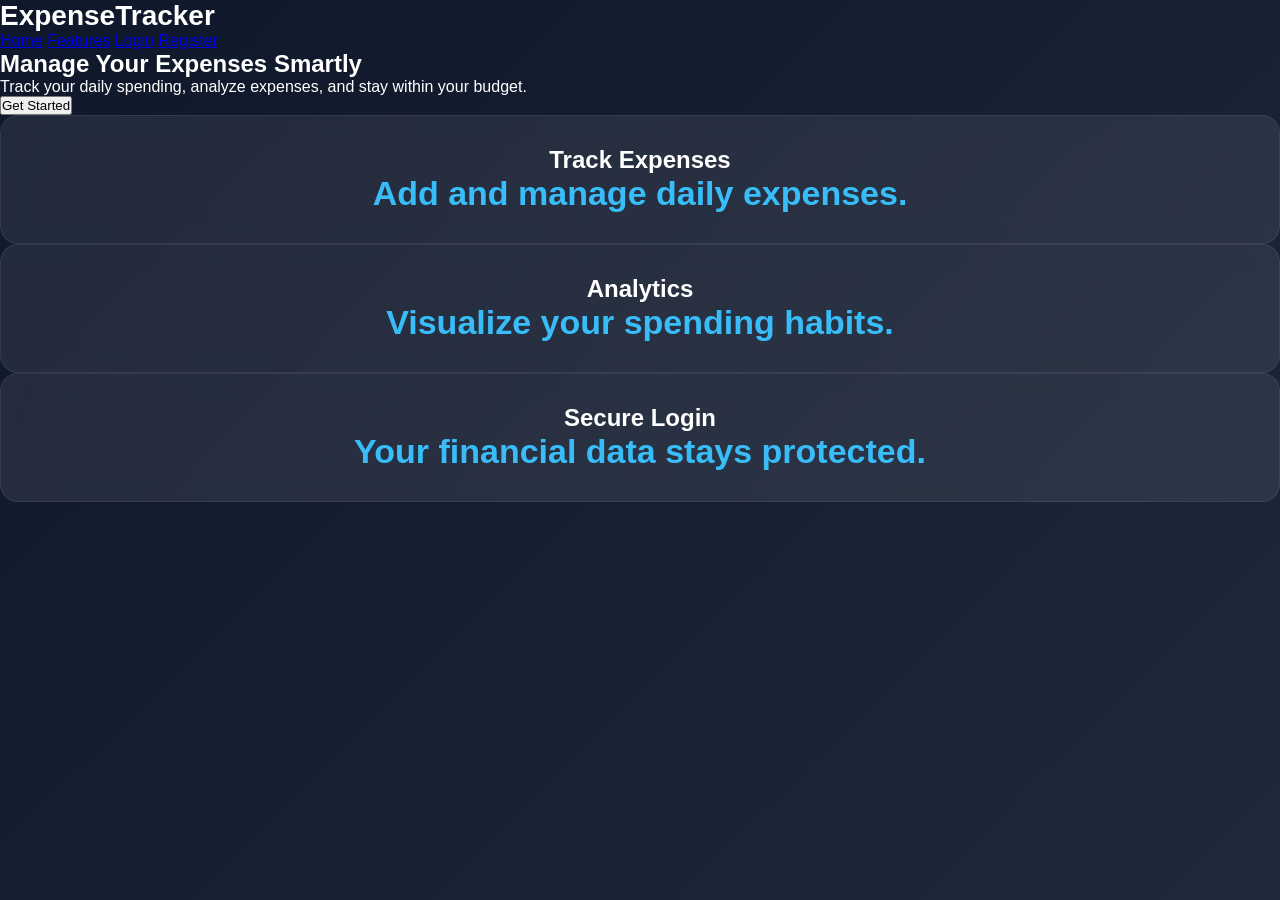
<file: index.html>
<!DOCTYPE html>
<html lang="en">
<head>
    <meta charset="UTF-8">
    <meta name="viewport" content="width=device-width, initial-scale=1.0">
    <title>Expense Tracker Pro</title>
    <link rel="stylesheet" href="style.css">
</head>
<body>

    <nav>
        <div class="logo">ExpenseTracker</div>
        <div class="nav-links">
            <a href="#">Home</a>
            <a href="#">Features</a>
            <a href="login.html">Login</a>
           <a href="register.html">Register</a>
        </div>
    </nav>

    <section class="hero">
        <h1>Manage Your Expenses Smartly</h1>
        <p>
            Track your daily spending, analyze expenses,
            and stay within your budget.
        </p>

        <button>Get Started</button>
    </section>

    <section class="features">
        <div class="card">
            <h2>Track Expenses</h2>
            <p>Add and manage daily expenses.</p>
        </div>

        <div class="card">
            <h2>Analytics</h2>
            <p>Visualize your spending habits.</p>
        </div>

        <div class="card">
            <h2>Secure Login</h2>
            <p>Your financial data stays protected.</p>
        </div>
    </section>

</body>
</html>
</file>
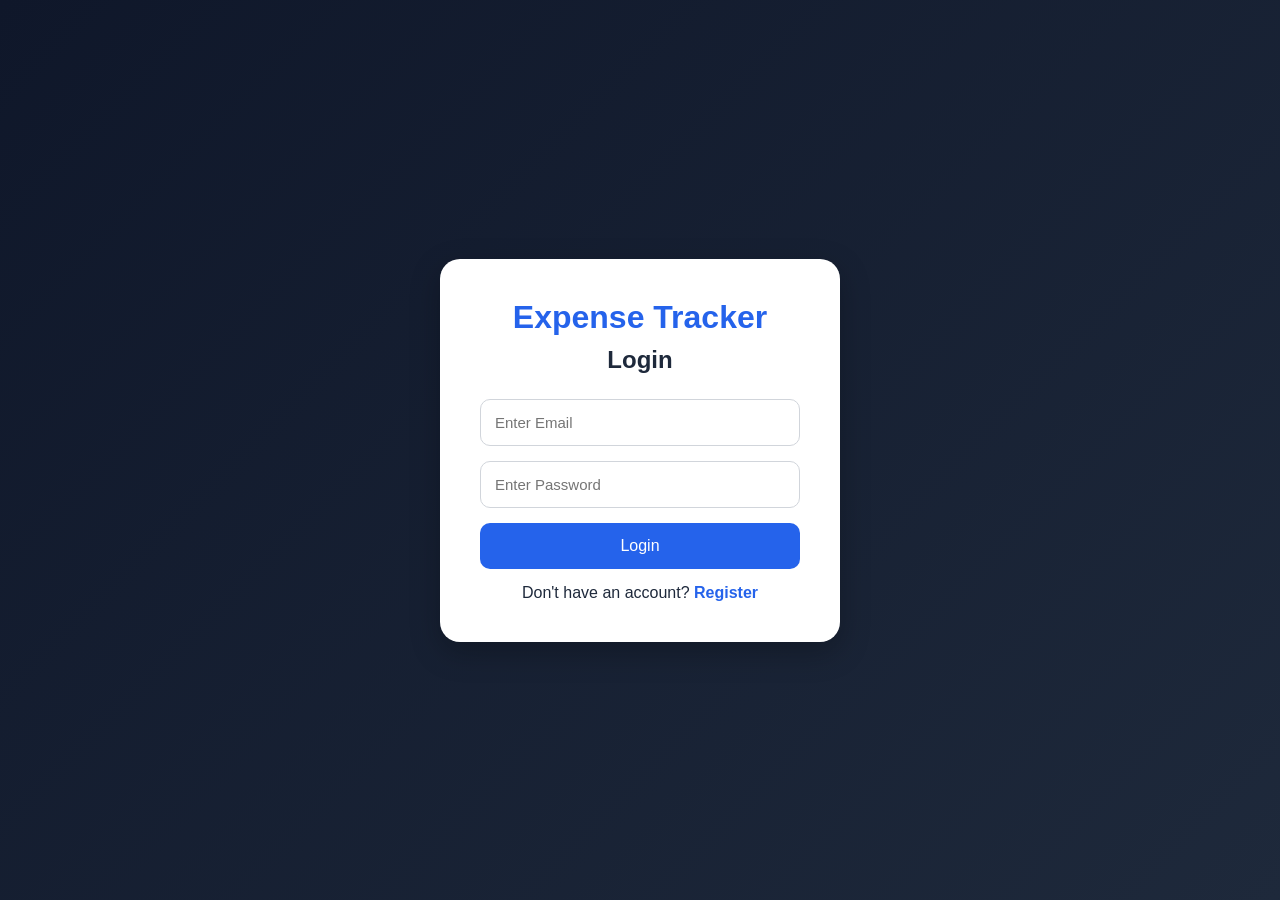
<file: login.html>
<!DOCTYPE html>
<html lang="en">
<head>
    <meta charset="UTF-8">
    <meta name="viewport" content="width=device-width, initial-scale=1.0">
    <title>Login - Expense Tracker</title>
    <link rel="stylesheet" href="style.css">
</head>
<body>

<div class="login-container">

    <div class="login-box">

        <h1>Expense Tracker</h1>

        <h2>Login</h2>

        <form id="loginForm">

            <input
                type="email"
                id="loginEmail"
                placeholder="Enter Email"
                required
            >

            <input
                type="password"
                id="loginPassword"
                placeholder="Enter Password"
                required
            >

            <button type="submit">
                Login
            </button>

        </form>

        <p>
            Don't have an account?
            <a href="register.html">
                Register
            </a>
        </p>

    </div>

</div>

<script src="auth.js"></script>

</body>
</html>
</file>
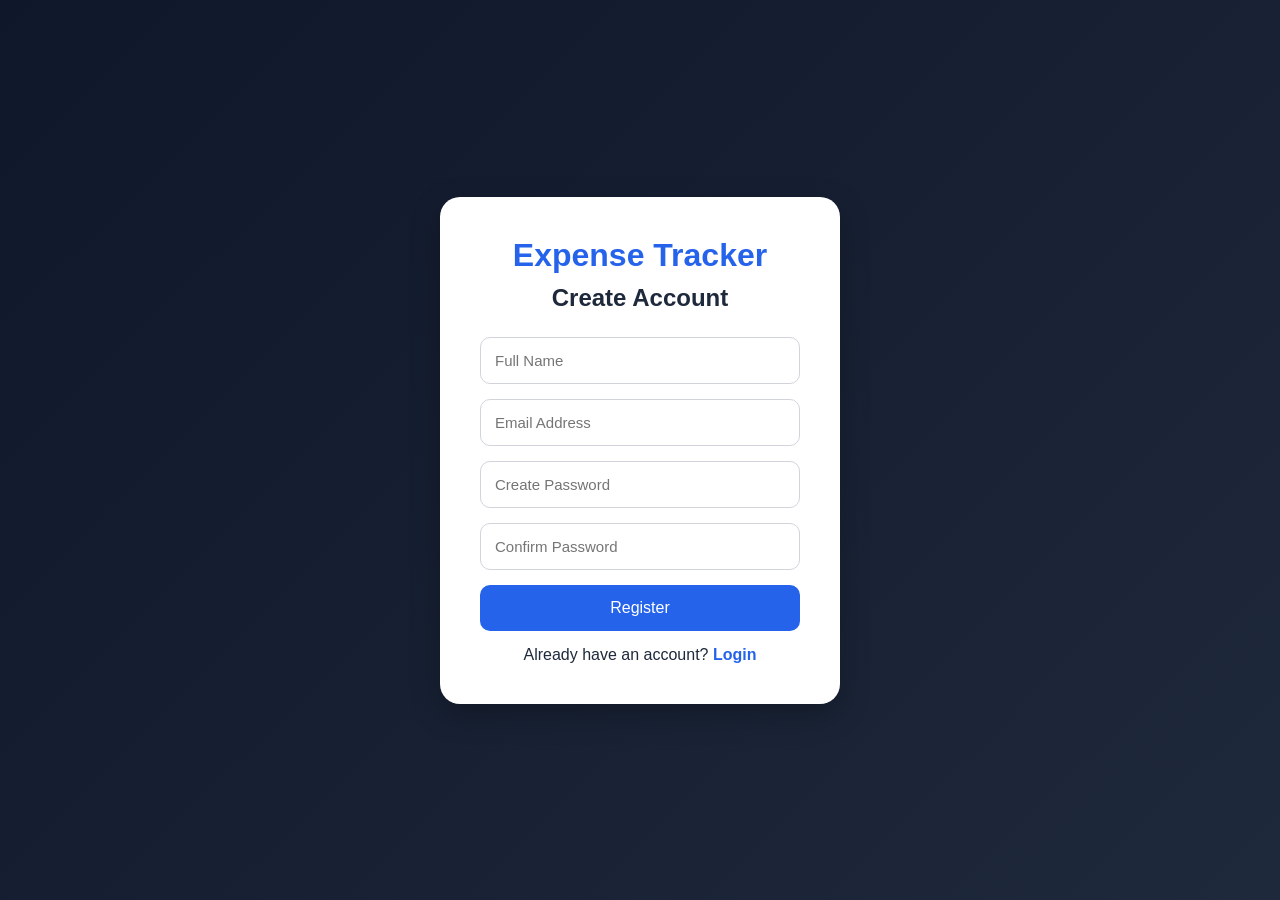
<file: register.html>
<!DOCTYPE html>
<html lang="en">
<head>
    <meta charset="UTF-8">
    <meta name="viewport" content="width=device-width, initial-scale=1.0">
    <title>Register - Expense Tracker</title>
    <link rel="stylesheet" href="style.css">
</head>
<body>

<div class="login-container">

    <div class="login-box">

        <h1>Expense Tracker</h1>

        <h2>Create Account</h2>

        <form id="registerForm">

            <input
                type="text"
                id="fullName"
                placeholder="Full Name"
                required
            >

            <input
                type="email"
                id="email"
                placeholder="Email Address"
                required
            >

            <input
                type="password"
                id="password"
                placeholder="Create Password"
                required
            >

            <input
                type="password"
                id="confirmPassword"
                placeholder="Confirm Password"
                required
            >

            <button type="submit">
                Register
            </button>

        </form>

        <p>
            Already have an account?
            <a href="login.html">
                Login
            </a>
        </p>

    </div>

</div>

<script src="auth.js"></script>

</body>
</html>
</file>
<file: style.css>
*{
    margin:0;
    padding:0;
    box-sizing:border-box;
    font-family:'Segoe UI',sans-serif;
}

body{
    background:linear-gradient(135deg,#0f172a,#1e293b);
    color:white;
    min-height:100vh;
}

/* NAVBAR */

.top-navbar{
    display:flex;
    justify-content:space-between;
    align-items:center;
    padding:20px 40px;
    background:rgba(255,255,255,0.05);
    backdrop-filter:blur(10px);
    border-bottom:1px solid rgba(255,255,255,0.1);
}

.logo{
    font-size:28px;
    font-weight:bold;
}

.user-section{
    display:flex;
    align-items:center;
    gap:15px;
}

#welcomeUser{
    font-size:16px;
    font-weight:600;
}

#logoutBtn{
    background:#ef4444;
    color:white;
    border:none;
    padding:10px 18px;
    border-radius:8px;
    cursor:pointer;
    font-weight:600;
}

#logoutBtn:hover{
    background:#dc2626;
}

/* CONTAINER */

.container{
    width:90%;
    max-width:1400px;
    margin:30px auto;
}

.container h1{
    text-align:center;
    margin-bottom:30px;
    font-size:40px;
}

/* CARDS */

.cards{
    display:grid;
    grid-template-columns:repeat(auto-fit,minmax(250px,1fr));
    gap:20px;
    margin-bottom:25px;
}

.card{
    background:rgba(255,255,255,0.08);
    border:1px solid rgba(255,255,255,0.08);
    border-radius:18px;
    padding:30px;
    text-align:center;
    backdrop-filter:blur(12px);
}

.card h3{
    margin-bottom:15px;
    color:#cbd5e1;
}

.card p{
    font-size:34px;
    font-weight:bold;
    color:#38bdf8;
}

/* FORM */

.expense-form{
    background:rgba(255,255,255,0.08);
    padding:30px;
    border-radius:20px;
    margin-bottom:30px;
}

.expense-form h2{
    margin-bottom:20px;
}

.expense-form input,
.expense-form select{
    width:100%;
    padding:15px;
    margin-bottom:15px;
    border:none;
    border-radius:10px;
    background:rgba(255,255,255,0.1);
    color:white;
    font-size:15px;
}

.expense-form option{
    color:black;
}

#addBtn{
    width:100%;
    padding:15px;
    border:none;
    border-radius:10px;
    background:#2563eb;
    color:white;
    font-size:16px;
    cursor:pointer;
}

#addBtn:hover{
    background:#1d4ed8;
}

/* HISTORY */

.history{
    background:rgba(255,255,255,0.08);
    padding:30px;
    border-radius:20px;
    margin-bottom:30px;
}

.history h2{
    margin-bottom:20px;
}

/* FILTER */

.filter-section{
    display:flex;
    flex-wrap:wrap;
    gap:10px;
    margin-bottom:20px;
}

.filter-section input,
.filter-section select{
    flex:1;
    min-width:220px;
    padding:12px;
    border:none;
    border-radius:10px;
}

#exportBtn{
    background:#16a34a;
    color:white;
    border:none;
    padding:12px 20px;
    border-radius:10px;
    cursor:pointer;
}

#clearBtn{
    background:#ef4444;
    color:white;
    border:none;
    padding:12px 20px;
    border-radius:10px;
    cursor:pointer;
}

/* TABLE */

table{
    width:100%;
    border-collapse:collapse;
    overflow:hidden;
    border-radius:10px;
}

thead{
    background:#2563eb;
}

th{
    padding:15px;
    text-align:center;
    color:white;
}

td{
    padding:15px;
    text-align:center;
    border-bottom:1px solid rgba(255,255,255,0.1);
}

tbody tr:hover{
    background:rgba(255,255,255,0.05);
}

/* DELETE BUTTON */

.delete-btn{
    background:#ef4444;
    color:white;
    border:none;
    padding:8px 15px;
    border-radius:8px;
    cursor:pointer;
}

.delete-btn:hover{
    background:#dc2626;
}

/* CHARTS */

.chart-container{
    background:rgba(255,255,255,0.08);
    padding:30px;
    border-radius:20px;
    margin-bottom:30px;
}

.chart-container h2{
    margin-bottom:20px;
}

canvas{
    max-height:450px;
}

/* MOBILE */

@media(max-width:768px){

    .top-navbar{
        flex-direction:column;
        gap:15px;
        text-align:center;
    }

    .user-section{
        flex-direction:column;
    }

    .container h1{
        font-size:30px;
    }

    table{
        font-size:12px;
    }

    th,
    td{
        padding:8px;
    }

}

/* LOGIN & REGISTER PAGE */

.login-container{
    min-height:100vh;
    display:flex;
    justify-content:center;
    align-items:center;
    padding:20px;
}

.login-box{
    width:100%;
    max-width:400px;
    background:white;
    color:#1e293b;
    padding:40px;
    border-radius:20px;
    box-shadow:0 10px 30px rgba(0,0,0,0.25);
    text-align:center;
}

.login-box h1{
    color:#2563eb;
    margin-bottom:10px;
}

.login-box h2{
    margin-bottom:25px;
}

.login-box input{
    width:100%;
    padding:14px;
    margin-bottom:15px;
    border:1px solid #d1d5db;
    border-radius:10px;
    font-size:15px;
    color:#111827;
    background:#ffffff;
}

.login-box button{
    width:100%;
    padding:14px;
    border:none;
    border-radius:10px;
    background:#2563eb;
    color:white;
    font-size:16px;
    cursor:pointer;
}

.login-box button:hover{
    background:#1d4ed8;
}

.login-box p{
    margin-top:15px;
}

.login-box a{
    color:#2563eb;
    text-decoration:none;
    font-weight:600;
}
</file>
